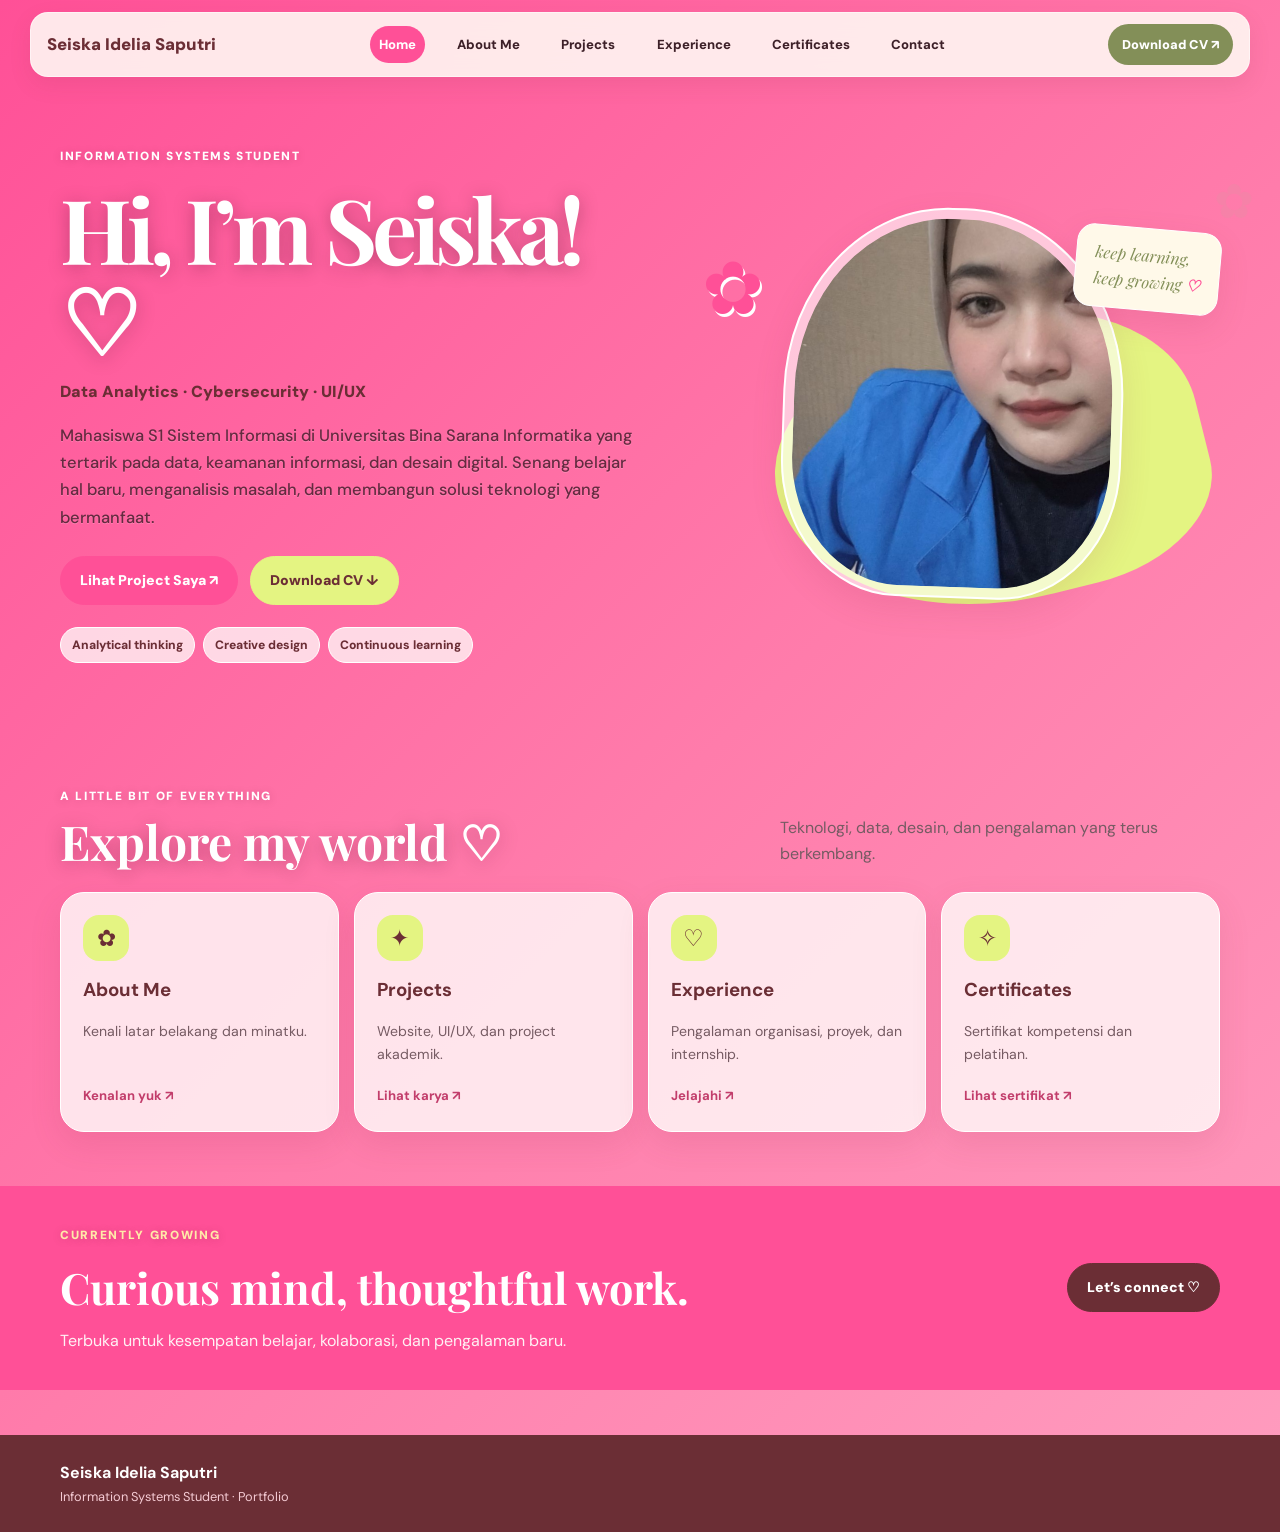
<file: index.html>
<!doctype html>
<html lang="id"><head><meta charset="utf-8"><meta name="viewport" content="width=device-width, initial-scale=1">
<meta name="theme-color" content="#ff5097"><meta name="description" content="Portofolio Seiska Idelia Saputri — Sistem Informasi, data analytics, cybersecurity, dan UI/UX.">
<title>Home | Seiska Idelia Saputri</title><link rel="stylesheet" href="css/style.css">
<link rel="preconnect" href="https://fonts.googleapis.com"><link rel="preconnect" href="https://fonts.gstatic.com" crossorigin><link href="https://fonts.googleapis.com/css2?family=DM+Sans:wght@400;500;600;700;800&family=Playfair+Display:wght@600;700;800&display=swap" rel="stylesheet"></head>
<body><header class="site-header"><a class="brand" href="index.html">Seiska Idelia Saputri</a><button class="menu-toggle" aria-label="Buka menu" aria-expanded="false">☰</button><nav class="nav-links"><a href="index.html">Home</a><a href="about.html">About Me</a><a href="projects.html">Projects</a><a href="experience.html">Experience</a><a href="certificates.html">Certificates</a><a href="contact.html">Contact</a></nav><a class="nav-cv" href="assets/Seiska-Idelia-Saputri-CV.pdf" target="_blank">Download CV ↗</a></header><main>
<section class="hero wrap">
  <div class="hero-copy"><span class="eyebrow">INFORMATION SYSTEMS STUDENT</span><h1>Hi, I’m <em>Seiska!</em> <span class="heart">♡</span></h1>
  <p class="hero-role">Data Analytics · Cybersecurity · UI/UX</p>
  <p class="lead">Mahasiswa S1 Sistem Informasi di Universitas Bina Sarana Informatika yang tertarik pada data, keamanan informasi, dan desain digital. Senang belajar hal baru, menganalisis masalah, dan membangun solusi teknologi yang bermanfaat.</p>
  <div class="actions"><a class="btn primary" href="projects.html">Lihat Project Saya ↗</a><a class="btn lime" href="assets/Seiska-Idelia-Saputri-CV.pdf" target="_blank">Download CV ↓</a></div>
  <div class="hero-tags"><span>Analytical thinking</span><span>Creative design</span><span>Continuous learning</span></div></div>
  <div class="hero-visual"><div class="flower-sticker">✿</div><div class="portrait-frame"><img src="assets/profile-photo-almamater.jpeg" alt="Foto Seiska memakai almamater"></div><div class="note-card">keep learning,<br>keep growing <b>♡</b></div><div class="lime-blob"></div></div>
</section>
<section class="section wrap"><div class="section-heading"><div><span class="eyebrow">A LITTLE BIT OF EVERYTHING</span><h2>Explore my world <span class="heart">♡</span></h2></div><p>Teknologi, data, desain, dan pengalaman yang terus berkembang.</p></div>
<div class="quick-grid"><a class="quick-card" href="about.html"><span class="quick-icon">✿</span><h3>About Me</h3><p>Kenali latar belakang dan minatku.</p><b>Kenalan yuk ↗</b></a><a class="quick-card" href="projects.html"><span class="quick-icon">✦</span><h3>Projects</h3><p>Website, UI/UX, dan project akademik.</p><b>Lihat karya ↗</b></a><a class="quick-card" href="experience.html"><span class="quick-icon">♡</span><h3>Experience</h3><p>Pengalaman organisasi, proyek, dan internship.</p><b>Jelajahi ↗</b></a><a class="quick-card" href="certificates.html"><span class="quick-icon">✧</span><h3>Certificates</h3><p>Sertifikat kompetensi dan pelatihan.</p><b>Lihat sertifikat ↗</b></a></div></section>
<section class="pink-band"><div class="wrap band-inner"><div><span class="eyebrow">CURRENTLY GROWING</span><h2>Curious mind, thoughtful work.</h2><p>Terbuka untuk kesempatan belajar, kolaborasi, dan pengalaman baru.</p></div><a class="btn dark" href="contact.html">Let’s connect ♡</a></div></section>
</main><footer class="site-footer"><div><strong>Seiska Idelia Saputri</strong><span>Information Systems Student · Portfolio</span></div></footer><script src="js/main.js"></script></body></html>
</file>
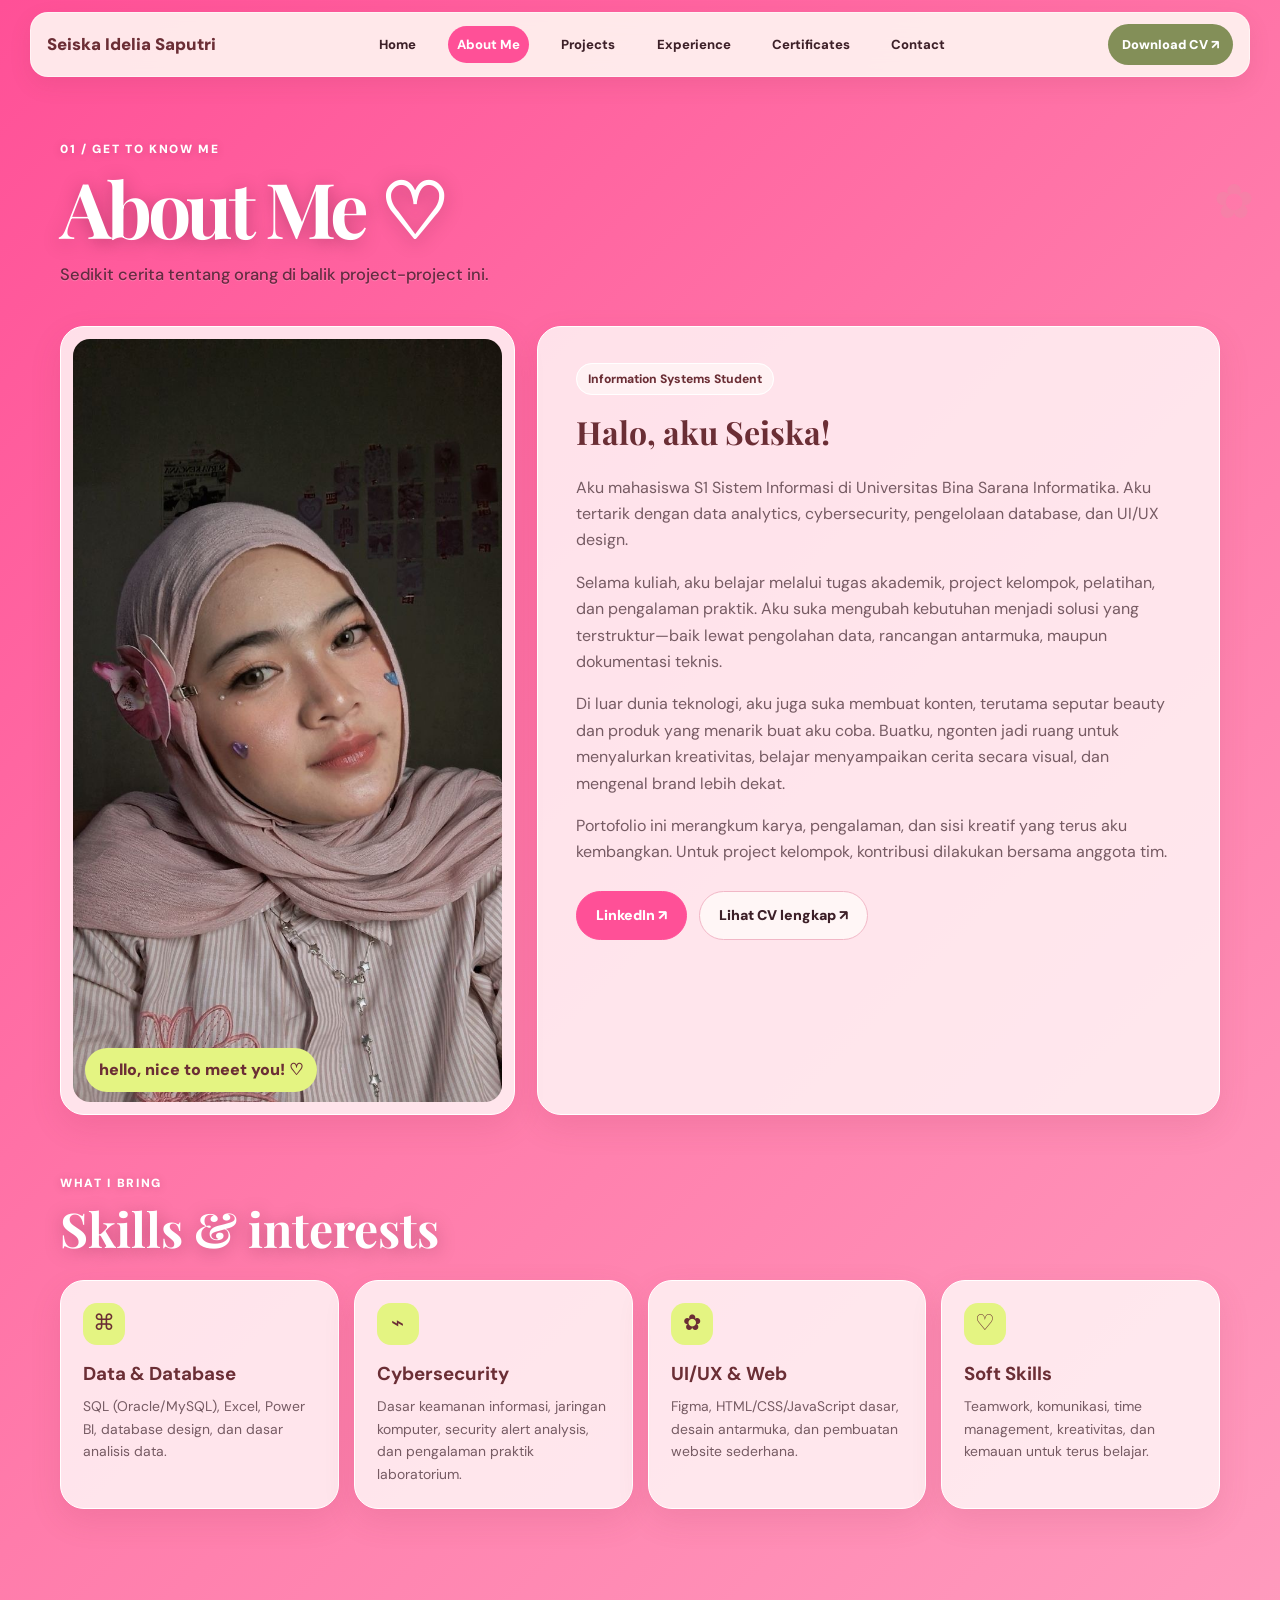
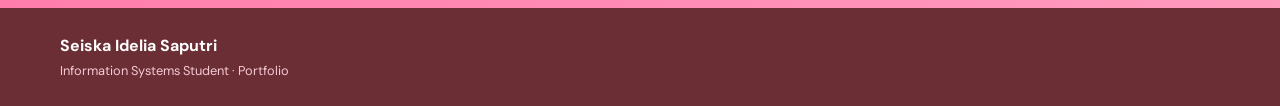
<file: about.html>
<!doctype html>
<html lang="id"><head><meta charset="utf-8"><meta name="viewport" content="width=device-width, initial-scale=1">
<meta name="theme-color" content="#ff5097"><meta name="description" content="Portofolio Seiska Idelia Saputri — Sistem Informasi, data analytics, cybersecurity, dan UI/UX.">
<title>About Me | Seiska Idelia Saputri</title><link rel="stylesheet" href="css/style.css">
<link rel="preconnect" href="https://fonts.googleapis.com"><link rel="preconnect" href="https://fonts.gstatic.com" crossorigin><link href="https://fonts.googleapis.com/css2?family=DM+Sans:wght@400;500;600;700;800&family=Playfair+Display:wght@600;700;800&display=swap" rel="stylesheet"></head>
<body><header class="site-header"><a class="brand" href="index.html">Seiska Idelia Saputri</a><button class="menu-toggle" aria-label="Buka menu" aria-expanded="false">☰</button><nav class="nav-links"><a href="index.html">Home</a><a href="about.html">About Me</a><a href="projects.html">Projects</a><a href="experience.html">Experience</a><a href="certificates.html">Certificates</a><a href="contact.html">Contact</a></nav><a class="nav-cv" href="assets/Seiska-Idelia-Saputri-CV.pdf" target="_blank">Download CV ↗</a></header><main>
<section class="page-hero wrap"><span class="eyebrow">01 / GET TO KNOW ME</span><h1>About <em>Me</em> <span class="heart">♡</span></h1><p class="lead">Sedikit cerita tentang orang di balik project-project ini.</p></section>
<section class="wrap about-layout section-top"><div class="about-image card"><img src="assets/profile-photo.jpg" alt="Foto Seiska Idelia Saputri"><span class="image-caption">hello, nice to meet you! ♡</span></div><article class="card content-card"><span class="pill">Information Systems Student</span><h2>Halo, aku Seiska!</h2><p>Aku mahasiswa S1 Sistem Informasi di Universitas Bina Sarana Informatika. Aku tertarik dengan data analytics, cybersecurity, pengelolaan database, dan UI/UX design.</p><p>Selama kuliah, aku belajar melalui tugas akademik, project kelompok, pelatihan, dan pengalaman praktik. Aku suka mengubah kebutuhan menjadi solusi yang terstruktur—baik lewat pengolahan data, rancangan antarmuka, maupun dokumentasi teknis.</p><p>Di luar dunia teknologi, aku juga suka membuat konten, terutama seputar beauty dan produk yang menarik buat aku coba. Buatku, ngonten jadi ruang untuk menyalurkan kreativitas, belajar menyampaikan cerita secara visual, dan mengenal brand lebih dekat.</p><p>Portofolio ini merangkum karya, pengalaman, dan sisi kreatif yang terus aku kembangkan. Untuk project kelompok, kontribusi dilakukan bersama anggota tim.</p><div class="actions"><a class="btn primary" href="https://www.linkedin.com/in/seiskaidelia" target="_blank" rel="noopener noreferrer">LinkedIn ↗</a><a class="btn" href="assets/Seiska-Idelia-Saputri-CV.pdf" target="_blank">Lihat CV lengkap ↗</a></div></article></section>
<section class="section wrap"><div class="section-heading"><div><span class="eyebrow">WHAT I BRING</span><h2>Skills & interests</h2></div></div><div class="skills-grid"><article class="skill-card"><span>⌘</span><h3>Data & Database</h3><p>SQL (Oracle/MySQL), Excel, Power BI, database design, dan dasar analisis data.</p></article><article class="skill-card"><span>⌁</span><h3>Cybersecurity</h3><p>Dasar keamanan informasi, jaringan komputer, security alert analysis, dan pengalaman praktik laboratorium.</p></article><article class="skill-card"><span>✿</span><h3>UI/UX & Web</h3><p>Figma, HTML/CSS/JavaScript dasar, desain antarmuka, dan pembuatan website sederhana.</p></article><article class="skill-card"><span>♡</span><h3>Soft Skills</h3><p>Teamwork, komunikasi, time management, kreativitas, dan kemauan untuk terus belajar.</p></article></div></section>
</main><footer class="site-footer"><div><strong>Seiska Idelia Saputri</strong><span>Information Systems Student · Portfolio</span></div></footer><script src="js/main.js"></script></body></html>
</file>
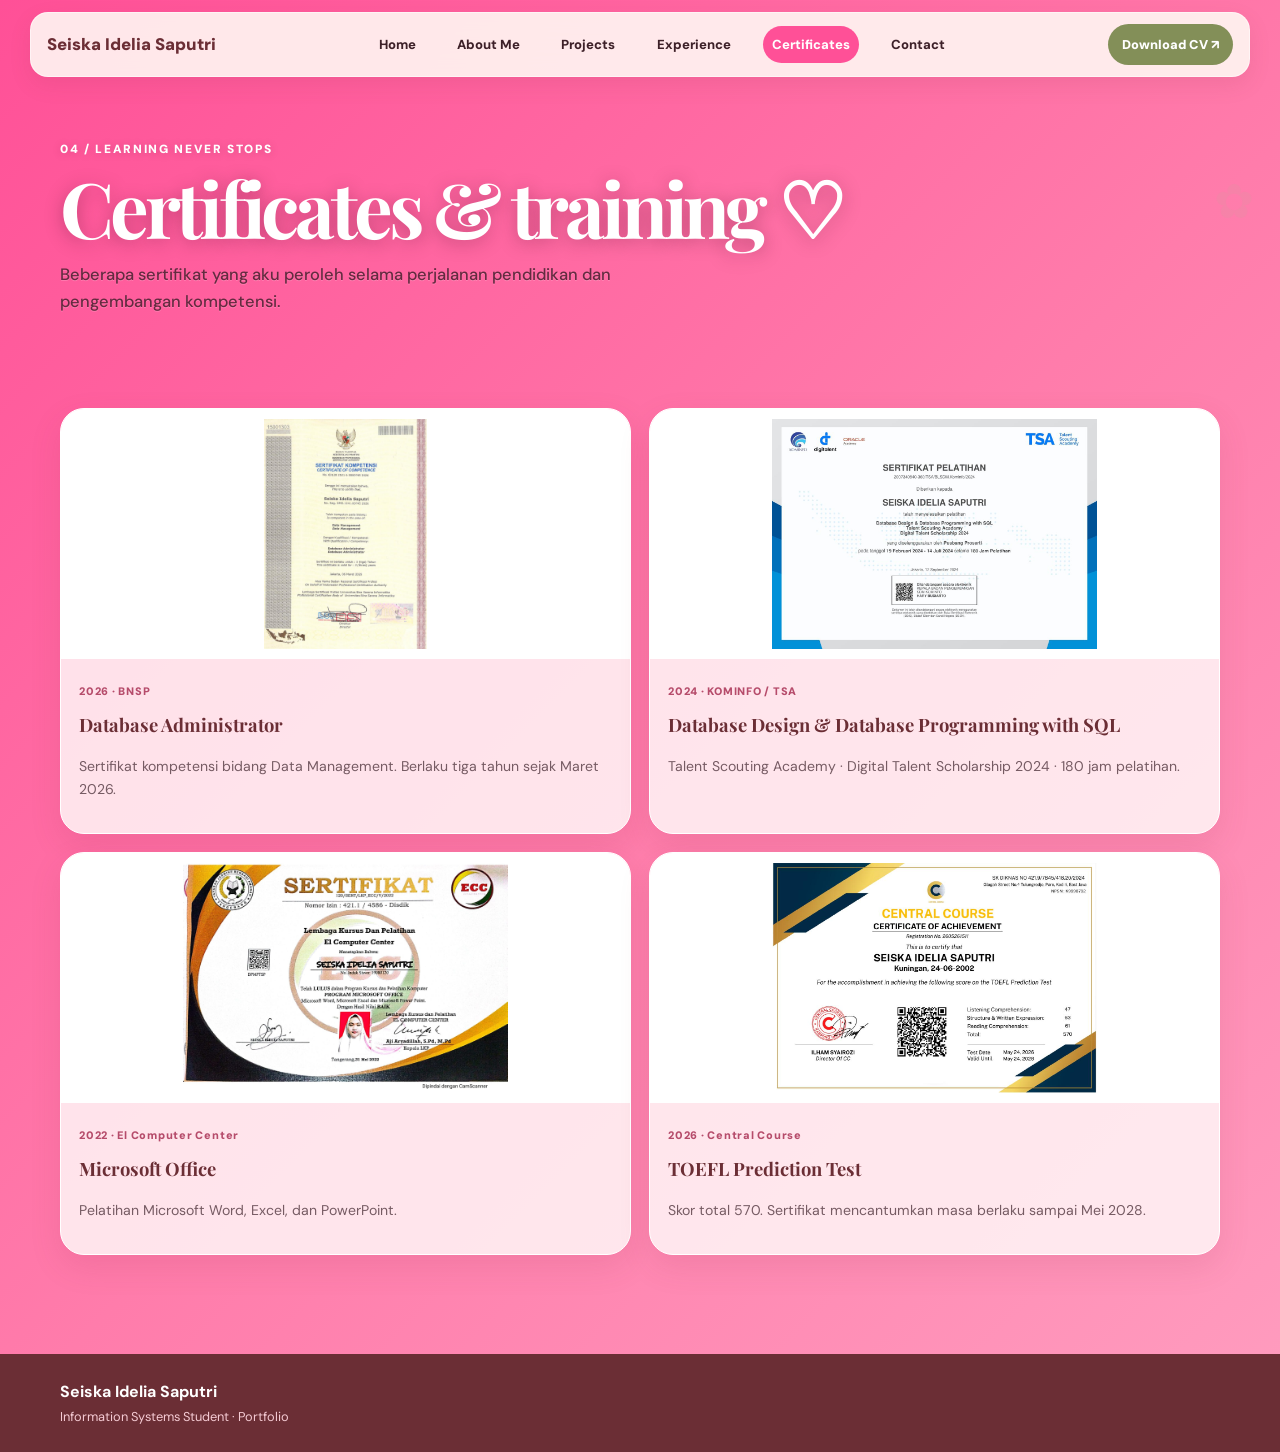
<file: certificates.html>
<!doctype html>
<html lang="id"><head><meta charset="utf-8"><meta name="viewport" content="width=device-width, initial-scale=1">
<meta name="theme-color" content="#ff5097"><meta name="description" content="Portofolio Seiska Idelia Saputri — Sistem Informasi, data analytics, cybersecurity, dan UI/UX.">
<title>Certificates | Seiska Idelia Saputri</title><link rel="stylesheet" href="css/style.css">
<link rel="preconnect" href="https://fonts.googleapis.com"><link rel="preconnect" href="https://fonts.gstatic.com" crossorigin><link href="https://fonts.googleapis.com/css2?family=DM+Sans:wght@400;500;600;700;800&family=Playfair+Display:wght@600;700;800&display=swap" rel="stylesheet"></head>
<body><header class="site-header"><a class="brand" href="index.html">Seiska Idelia Saputri</a><button class="menu-toggle" aria-label="Buka menu" aria-expanded="false">☰</button><nav class="nav-links"><a href="index.html">Home</a><a href="about.html">About Me</a><a href="projects.html">Projects</a><a href="experience.html">Experience</a><a href="certificates.html">Certificates</a><a href="contact.html">Contact</a></nav><a class="nav-cv" href="assets/Seiska-Idelia-Saputri-CV.pdf" target="_blank">Download CV ↗</a></header><main>
<section class="page-hero wrap"><span class="eyebrow">04 / LEARNING NEVER STOPS</span><h1>Certificates <em>& training</em> <span class="heart">♡</span></h1><p class="lead">Beberapa sertifikat yang aku peroleh selama perjalanan pendidikan dan pengembangan kompetensi.</p></section>
<section class="section wrap"><div class="certificate-grid">
<article class="certificate-card"><button class="certificate-image" data-cert="assets/certificates/bnsp-database-administrator.jpg"><img src="assets/certificates/bnsp-database-administrator.jpg" alt="Sertifikat BNSP Database Administrator"></button><div><span class="project-type">2026 · BNSP</span><h2>Database Administrator</h2><p>Sertifikat kompetensi bidang Data Management. Berlaku tiga tahun sejak Maret 2026.</p></div></article>
<article class="certificate-card"><button class="certificate-image" data-cert="assets/certificates/kominfo-sql.jpg"><img src="assets/certificates/kominfo-sql.jpg" alt="Sertifikat Database Design and Database Programming with SQL"></button><div><span class="project-type">2024 · KOMINFO / TSA</span><h2>Database Design & Database Programming with SQL</h2><p>Talent Scouting Academy · Digital Talent Scholarship 2024 · 180 jam pelatihan.</p></div></article>
<article class="certificate-card"><button class="certificate-image" data-cert="assets/certificates/microsoft-office.jpg"><img src="assets/certificates/microsoft-office.jpg" alt="Sertifikat Microsoft Office"></button><div><span class="project-type">2022 · El Computer Center</span><h2>Microsoft Office</h2><p>Pelatihan Microsoft Word, Excel, dan PowerPoint.</p></div></article>
<article class="certificate-card"><button class="certificate-image" data-cert="assets/certificates/toefl.jpg"><img src="assets/certificates/toefl.jpg" alt="Sertifikat TOEFL Prediction Test"></button><div><span class="project-type">2026 · Central Course</span><h2>TOEFL Prediction Test</h2><p>Skor total 570. Sertifikat mencantumkan masa berlaku sampai Mei 2028.</p></div></article>

</div></section>
<div class="modal image-modal" id="certificateModal" aria-hidden="true"><div class="modal-box"><button class="modal-close" aria-label="Tutup">×</button><img id="certificateLarge" alt="Sertifikat diperbesar"><button class="btn primary modal-close">Tutup</button></div></div>
</main><footer class="site-footer"><div><strong>Seiska Idelia Saputri</strong><span>Information Systems Student · Portfolio</span></div></footer><script src="js/main.js"></script></body></html>
</file>
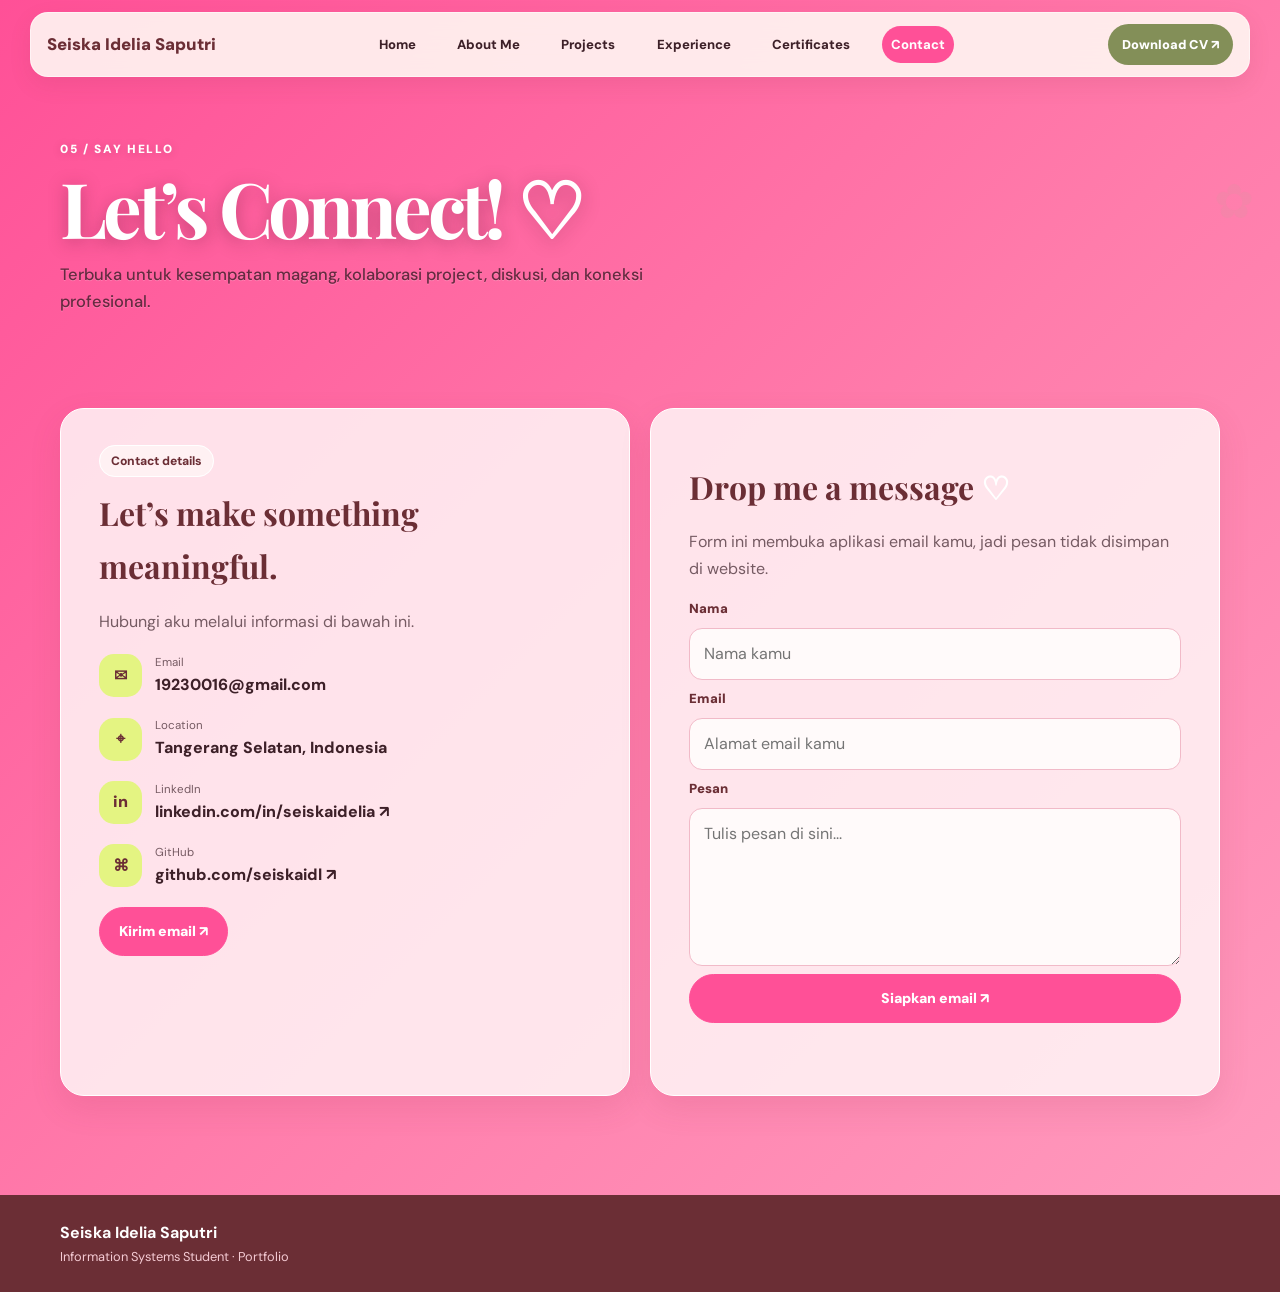
<file: contact.html>
<!doctype html>
<html lang="id"><head><meta charset="utf-8"><meta name="viewport" content="width=device-width, initial-scale=1">
<meta name="theme-color" content="#ff5097"><meta name="description" content="Portofolio Seiska Idelia Saputri — Sistem Informasi, data analytics, cybersecurity, dan UI/UX.">
<title>Contact | Seiska Idelia Saputri</title><link rel="stylesheet" href="css/style.css">
<link rel="preconnect" href="https://fonts.googleapis.com"><link rel="preconnect" href="https://fonts.gstatic.com" crossorigin><link href="https://fonts.googleapis.com/css2?family=DM+Sans:wght@400;500;600;700;800&family=Playfair+Display:wght@600;700;800&display=swap" rel="stylesheet"></head>
<body><header class="site-header"><a class="brand" href="index.html">Seiska Idelia Saputri</a><button class="menu-toggle" aria-label="Buka menu" aria-expanded="false">☰</button><nav class="nav-links"><a href="index.html">Home</a><a href="about.html">About Me</a><a href="projects.html">Projects</a><a href="experience.html">Experience</a><a href="certificates.html">Certificates</a><a href="contact.html">Contact</a></nav><a class="nav-cv" href="assets/Seiska-Idelia-Saputri-CV.pdf" target="_blank">Download CV ↗</a></header><main>
<section class="page-hero wrap"><span class="eyebrow">05 / SAY HELLO</span><h1>Let’s <em>Connect!</em> <span class="heart">♡</span></h1><p class="lead">Terbuka untuk kesempatan magang, kolaborasi project, diskusi, dan koneksi profesional.</p></section>
<section class="section wrap contact-layout"><article class="card contact-card"><span class="pill">Contact details</span><h2>Let’s make something meaningful.</h2><p>Hubungi aku melalui informasi di bawah ini.</p><div class="contact-line"><span>✉</span><div><small>Email</small><a href="mailto:19230016@gmail.com">19230016@gmail.com</a></div></div><div class="contact-line"><span>⌖</span><div><small>Location</small><strong>Tangerang Selatan, Indonesia</strong></div></div><div class="contact-line"><span>in</span><div><small>LinkedIn</small><a href="https://www.linkedin.com/in/seiskaidelia" target="_blank" rel="noopener noreferrer">linkedin.com/in/seiskaidelia ↗</a></div></div><div class="contact-line"><span>⌘</span><div><small>GitHub</small><a href="https://github.com/seiskaidl" target="_blank" rel="noopener noreferrer">github.com/seiskaidl ↗</a></div></div><a class="btn primary" href="mailto:19230016@gmail.com?subject=Portfolio%20Contact">Kirim email ↗</a></article>
<article class="card contact-form-card"><h2>Drop me a message <span class="heart">♡</span></h2><p>Form ini membuka aplikasi email kamu, jadi pesan tidak disimpan di website.</p><form id="contactForm"><label for="name">Nama</label><input id="name" name="name" required placeholder="Nama kamu"><label for="email">Email</label><input id="email" name="email" type="email" required placeholder="Alamat email kamu"><label for="message">Pesan</label><textarea id="message" name="message" rows="5" required placeholder="Tulis pesan di sini..."></textarea><button class="btn primary" type="submit">Siapkan email ↗</button><p class="form-note" id="formNote" aria-live="polite"></p></form></article></section>
</main><footer class="site-footer"><div><strong>Seiska Idelia Saputri</strong><span>Information Systems Student · Portfolio</span></div></footer><script src="js/main.js"></script></body></html>
</file>
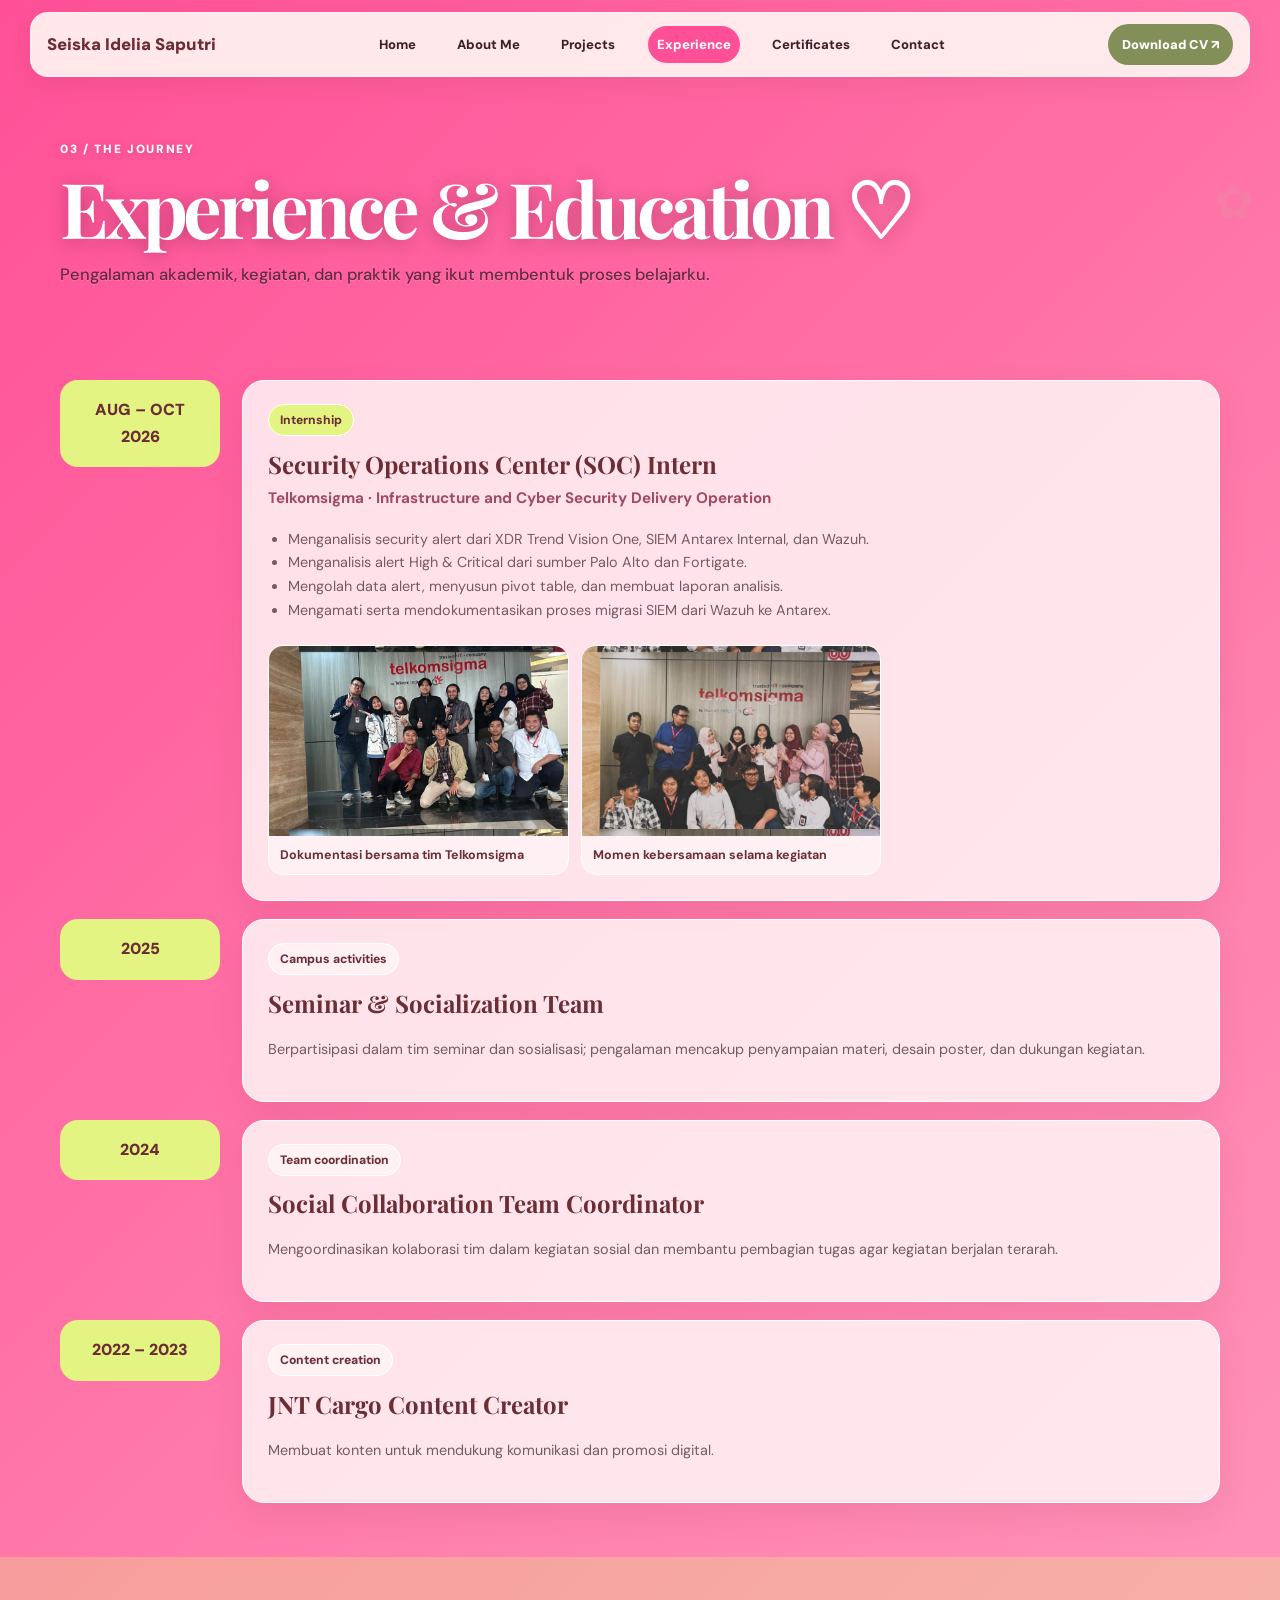
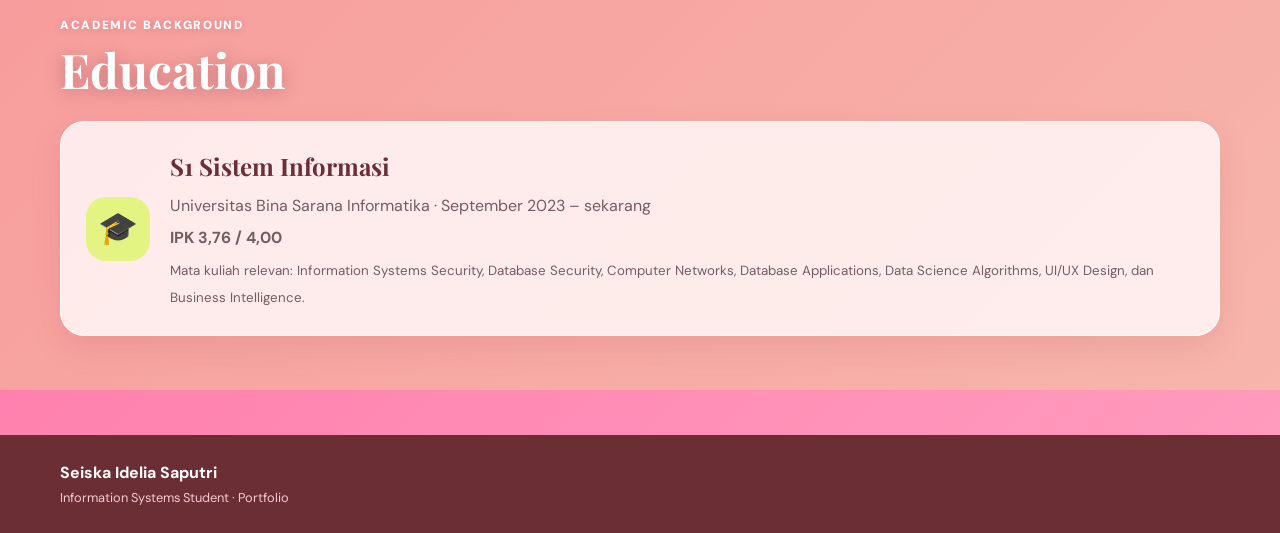
<file: experience.html>
<!doctype html>
<html lang="id"><head><meta charset="utf-8"><meta name="viewport" content="width=device-width, initial-scale=1">
<meta name="theme-color" content="#ff5097"><meta name="description" content="Portofolio Seiska Idelia Saputri — Sistem Informasi, data analytics, cybersecurity, dan UI/UX.">
<title>Experience | Seiska Idelia Saputri</title><link rel="stylesheet" href="css/style.css">
<link rel="preconnect" href="https://fonts.googleapis.com"><link rel="preconnect" href="https://fonts.gstatic.com" crossorigin><link href="https://fonts.googleapis.com/css2?family=DM+Sans:wght@400;500;600;700;800&family=Playfair+Display:wght@600;700;800&display=swap" rel="stylesheet"></head>
<body><header class="site-header"><a class="brand" href="index.html">Seiska Idelia Saputri</a><button class="menu-toggle" aria-label="Buka menu" aria-expanded="false">☰</button><nav class="nav-links"><a href="index.html">Home</a><a href="about.html">About Me</a><a href="projects.html">Projects</a><a href="experience.html">Experience</a><a href="certificates.html">Certificates</a><a href="contact.html">Contact</a></nav><a class="nav-cv" href="assets/Seiska-Idelia-Saputri-CV.pdf" target="_blank">Download CV ↗</a></header><main>
<section class="page-hero wrap"><span class="eyebrow">03 / THE JOURNEY</span><h1>Experience & <em>Education</em> <span class="heart">♡</span></h1><p class="lead">Pengalaman akademik, kegiatan, dan praktik yang ikut membentuk proses belajarku.</p></section>
<section class="section wrap"><div class="timeline">
<article class="timeline-item"><div class="timeline-date">AUG – OCT 2026</div><div class="timeline-content"><span class="pill lime-pill">Internship</span><h2>Security Operations Center (SOC) Intern</h2><h3>Telkomsigma · Infrastructure and Cyber Security Delivery Operation</h3><ul><li>Menganalisis security alert dari XDR Trend Vision One, SIEM Antarex Internal, dan Wazuh.</li><li>Menganalisis alert High & Critical dari sumber Palo Alto dan Fortigate.</li><li>Mengolah data alert, menyusun pivot table, dan membuat laporan analisis.</li><li>Mengamati serta mendokumentasikan proses migrasi SIEM dari Wazuh ke Antarex.</li></ul>
<div class="experience-gallery"><figure><img src="assets/experience/telkomsigma-team-1.jpeg" alt="Foto bersama tim Telkomsigma"><figcaption>Dokumentasi bersama tim Telkomsigma</figcaption></figure><figure><img src="assets/experience/telkomsigma-team-2.jpeg" alt="Foto kegiatan bersama tim"><figcaption>Momen kebersamaan selama kegiatan</figcaption></figure></div>
</div></article>
<article class="timeline-item"><div class="timeline-date">2025</div><div class="timeline-content"><span class="pill">Campus activities</span><h2>Seminar & Socialization Team</h2><p>Berpartisipasi dalam tim seminar dan sosialisasi; pengalaman mencakup penyampaian materi, desain poster, dan dukungan kegiatan.</p></div></article>
<article class="timeline-item"><div class="timeline-date">2024</div><div class="timeline-content"><span class="pill">Team coordination</span><h2>Social Collaboration Team Coordinator</h2><p>Mengoordinasikan kolaborasi tim dalam kegiatan sosial dan membantu pembagian tugas agar kegiatan berjalan terarah.</p></div></article>
<article class="timeline-item"><div class="timeline-date">2022 – 2023</div><div class="timeline-content"><span class="pill">Content creation</span><h2>JNT Cargo Content Creator</h2><p>Membuat konten untuk mendukung komunikasi dan promosi digital.</p></div></article>
</div></section>
<section class="section alt-section"><div class="wrap"><div class="section-heading"><div><span class="eyebrow">ACADEMIC BACKGROUND</span><h2>Education</h2></div></div><article class="education-card"><div class="education-badge">🎓</div><div><h2>S1 Sistem Informasi</h2><p>Universitas Bina Sarana Informatika · September 2023 – sekarang</p><p><strong>IPK 3,76 / 4,00</strong></p><small>Mata kuliah relevan: Information Systems Security, Database Security, Computer Networks, Database Applications, Data Science Algorithms, UI/UX Design, dan Business Intelligence.</small></div></article></div></section>
</main><footer class="site-footer"><div><strong>Seiska Idelia Saputri</strong><span>Information Systems Student · Portfolio</span></div></footer><script src="js/main.js"></script></body></html>
</file>
<file: css/style.css>
:root{--pink:#FF5097;--pink2:#FF9DBF;--hot:#FF5097;--lime:#E4F482;--matcha:#838F58;--berry:#6B2E35;--paper:#FFF7F8;--ink:#3d2028;--muted:#765b63;--line:#f1b7c6;--shadow:0 12px 32px rgba(145,48,78,.12);--radius:24px}
*{box-sizing:border-box}html{scroll-behavior:smooth;scroll-padding-top:100px}body{margin:0;color:var(--ink);background:linear-gradient(135deg,#FF5097 0%,#ff7cab 52%,#ff9dbf 100%);font-family:'DM Sans',sans-serif;line-height:1.65;overflow-x:hidden}body:before{content:"✿";position:fixed;right:2%;top:18%;font-size:3rem;color:#e88ca466;pointer-events:none;z-index:-1}a{color:inherit;text-decoration:none}img{max-width:100%;display:block}button,input,textarea{font:inherit}button{cursor:pointer}.wrap{width:min(1160px,calc(100% - 38px));margin-inline:auto}.site-header{position:sticky;top:0;z-index:50;width:min(1220px,calc(100% - 28px));margin:12px auto 0;padding:11px 16px;display:flex;align-items:center;justify-content:space-between;gap:16px;border:1px solid #fff8;border-radius:18px;background:#fff7f2e8;backdrop-filter:blur(18px);box-shadow:0 8px 22px #8a34401c}.brand{font-weight:900;font-size:1.05rem;color:var(--berry);white-space:nowrap}.brand span{color:var(--hot);margin-left:4px}.nav-links{display:flex;align-items:center;gap:clamp(9px,1.8vw,24px);font-size:.82rem;font-weight:800}.nav-links a{padding:8px 9px;border-radius:999px}.nav-links a:hover,.nav-links a.active{background:var(--hot);color:white}.nav-cv{background:var(--matcha);color:white;border-radius:999px;padding:10px 14px;font-size:.8rem;font-weight:900;white-space:nowrap}.menu-toggle{display:none;border:0;background:var(--lime);border-radius:12px;padding:9px 12px;color:var(--berry)}
.hero{display:grid;grid-template-columns:1.05fr .95fr;align-items:center;gap:35px;padding-top:65px;padding-bottom:65px;min-height:570px}.eyebrow{display:inline-block;font-size:.74rem;font-weight:900;letter-spacing:.14em;color:#fff;text-transform:uppercase;text-shadow:0 1px 8px rgba(91,24,48,.22)}.hero h1,.page-hero h1{font-family:'Playfair Display',serif;font-size:clamp(3.1rem,7vw,5.8rem);line-height:1.02;letter-spacing:-.055em;margin:13px 0 15px;color:#fff;text-shadow:0 3px 18px rgba(94,28,51,.15)}.hero h1 em,.page-hero h1 em{font-style:normal;color:var(--lime)}.heart{color:#fff}.hero-role{font-weight:900;color:var(--berry);margin:0 0 14px}.lead{font-size:1.03rem;color:#5a2638;max-width:650px;font-weight:500}.actions{display:flex;gap:12px;flex-wrap:wrap;margin-top:25px}.btn{display:inline-flex;align-items:center;justify-content:center;gap:8px;padding:12px 19px;border-radius:999px;font-weight:900;font-size:.88rem;border:1px solid var(--line);background:#fff6f6;transition:transform .2s,box-shadow .2s}.btn:hover{transform:translateY(-2px);box-shadow:var(--shadow)}.btn.primary{background:var(--hot);border-color:var(--hot);color:white}.btn.lime{background:var(--lime);border-color:var(--lime);color:var(--berry)}.btn.dark{background:var(--berry);color:white;border-color:var(--berry)}.hero-tags{display:flex;gap:8px;flex-wrap:wrap;margin-top:22px}.hero-tags span,.pill{font-size:.76rem;font-weight:800;padding:7px 11px;border:1px solid #fff;border-radius:999px;background:#fff7f6c9;color:var(--berry)}.hero-visual{position:relative;min-height:420px;display:grid;place-items:center}.portrait-frame{position:relative;width:min(340px,80%);height:390px;padding:9px;background:#fff9;border:2px solid #fff;border-radius:48% 48% 35% 35%;box-shadow:var(--shadow);z-index:2;overflow:hidden;transform:rotate(2deg)}.portrait-frame img{width:100%;height:100%;object-fit:cover;object-position:center 30%;border-radius:inherit}.lime-blob{position:absolute;right:3%;bottom:2%;width:80%;height:68%;background:var(--lime);border-radius:48% 52% 36% 64%;transform:rotate(-14deg)}.note-card{position:absolute;right:0;top:35px;z-index:3;padding:14px 18px;background:#fff9e9;border:1px solid white;border-radius:18px;color:var(--matcha);font-family:'Playfair Display',serif;font-style:italic;box-shadow:var(--shadow);transform:rotate(5deg)}.note-card b{color:var(--hot)}.flower-sticker{position:absolute;left:3%;top:36px;color:var(--hot);font-size:4.6rem;z-index:3;text-shadow:2px 3px #fff}.section{padding:54px 0}.section-top{padding-top:0}.section-heading{display:flex;align-items:end;justify-content:space-between;gap:20px;margin-bottom:25px}.section-heading h2,.page-hero h1{margin-top:6px}.section-heading h2{font-family:'Playfair Display',serif;font-size:clamp(2rem,4vw,3rem);line-height:1.1;color:#fff;text-shadow:0 2px 12px rgba(94,28,51,.15);margin-bottom:0}.section-heading p{max-width:440px;color:var(--muted);margin:0}.quick-grid{display:grid;grid-template-columns:repeat(4,1fr);gap:15px}.quick-card,.card,.skill-card,.project-card,.certificate-card,.education-card{background:#fff7f7d9;border:1px solid #fff;border-radius:var(--radius);box-shadow:var(--shadow)}.quick-card{padding:22px;transition:transform .2s}.quick-card:hover{transform:translateY(-5px)}.quick-icon{display:grid;place-items:center;width:46px;height:46px;border-radius:16px;background:var(--lime);color:var(--berry);font-size:1.45rem}.quick-card h3{margin:14px 0 4px;color:var(--berry)}.quick-card p{color:var(--muted);font-size:.88rem;min-height:48px}.quick-card b{font-size:.82rem;color:#c23d6b}.pink-band{background:var(--hot);color:white;padding:35px 0}.band-inner{display:flex;align-items:center;justify-content:space-between;gap:20px}.band-inner h2{font-family:'Playfair Display',serif;font-size:clamp(1.7rem,4vw,2.7rem);margin:5px 0}.band-inner p{margin:0;color:#fff2f5}.band-inner .eyebrow{color:#ffe9a8}.page-hero{padding-top:58px;padding-bottom:22px}.page-hero h1{font-size:clamp(2.8rem,6vw,4.8rem)}.page-hero .lead{margin-top:8px}.about-layout{display:grid;grid-template-columns:.8fr 1.2fr;gap:22px;align-items:stretch}.about-image{padding:12px;position:relative;min-height:420px}.about-image img{height:100%;width:100%;min-height:390px;object-fit:cover;object-position:center 25%;border-radius:17px}.image-caption{position:absolute;bottom:22px;left:24px;background:var(--lime);color:var(--berry);padding:9px 14px;border-radius:999px;font-weight:900}.content-card{padding:clamp(22px,4vw,38px)}.content-card h2,.contact-card h2,.contact-form-card h2{font-family:'Playfair Display',serif;color:var(--berry);font-size:2rem;margin:14px 0}.content-card p,.contact-card p,.contact-form-card p{color:var(--muted)}.skills-grid{display:grid;grid-template-columns:repeat(4,1fr);gap:15px}.skill-card{padding:22px}.skill-card>span{display:grid;place-items:center;width:42px;height:42px;background:var(--lime);border-radius:14px;color:var(--berry);font-size:1.35rem}.skill-card h3{margin:14px 0 5px;color:var(--berry)}.skill-card p{font-size:.87rem;color:var(--muted);margin:0}.filter-row{display:flex;gap:8px;flex-wrap:wrap;margin-bottom:24px}.filter-btn{border:1px solid white;background:#fff7f6;color:var(--berry);padding:9px 15px;border-radius:999px;font-weight:900;font-size:.8rem}.filter-btn.active,.filter-btn:hover{background:var(--hot);color:white}.project-grid{display:grid;grid-template-columns:repeat(3,1fr);gap:18px;align-items:stretch}.project-card{overflow:hidden;transition:transform .2s;display:flex;flex-direction:column}.project-card:hover{transform:translateY(-5px)}.project-card>img,.project-art{width:100%;height:190px;object-fit:cover;background:#f5c5d2}.project-info{padding:20px;display:flex;flex-direction:column;flex:1}.project-type{font-size:.68rem;letter-spacing:.07em;color:#b64c6b;font-weight:900}.project-info h2{font-size:1.2rem;margin:7px 0;color:var(--berry)}.project-info p{font-size:.88rem;color:var(--muted);margin:0 0 14px;flex:1}.text-button{align-self:flex-start;border:0;background:transparent;color:#c23d6b;font-weight:900;padding:0}.text-button:hover{text-decoration:underline}.project-card-actions{display:flex;align-items:center;gap:16px;flex-wrap:wrap;margin-top:auto}.project-link{display:inline-flex;align-items:center;justify-content:center;padding:7px 12px;border:1px solid #e8a5b8;border-radius:999px;color:var(--berry);font-size:.78rem;font-weight:900;background:#fff8f8;text-decoration:none;transition:background .2s,color .2s,transform .2s}.project-link:hover{background:var(--berry);color:#fff;transform:translateY(-1px)}.selbi-art{display:flex;flex-direction:column;align-items:center;justify-content:center;background:linear-gradient(135deg,#F9D1D9,#f5a7bc 65%,#E4F482);color:var(--berry)}.selbi-art span{font-size:.75rem;letter-spacing:.3em}.selbi-art strong{font-family:'Playfair Display',serif;font-size:2.5rem}.selbi-art small{font-weight:800}.project-card.hidden{display:none}.modal{position:fixed;inset:0;display:none;align-items:center;justify-content:center;padding:20px;background:#38151ec9;z-index:100}.modal.open{display:flex}.modal-box{position:relative;width:min(900px,100%);max-height:90vh;overflow:auto;padding:30px;background:#fff5f7;border-radius:24px;box-shadow:0 25px 80px #0003}.modal-box h2{font-family:'Playfair Display',serif;color:var(--berry)}.modal-note{font-size:.8rem;color:var(--muted);background:#fce4e9;padding:12px;border-radius:12px}.modal-close{border:0;background:var(--lime);color:var(--berry);font-weight:900;border-radius:99px;padding:9px 14px;cursor:pointer}.modal-box>.modal-close:first-child{position:sticky;top:0;float:right;font-size:1.2rem}.image-modal .modal-box img{max-height:72vh;width:auto;max-width:100%;margin:10px auto 20px;border-radius:10px}.timeline{display:grid;gap:18px}.timeline-item{display:grid;grid-template-columns:160px 1fr;gap:22px;align-items:start}.timeline-date{background:var(--lime);color:var(--berry);font-weight:900;padding:17px;border-radius:18px;text-align:center}.timeline-content{padding:25px;background:#fff7f7d9;border:1px solid white;border-radius:22px;box-shadow:var(--shadow)}.timeline-content h2{font-family:'Playfair Display',serif;color:var(--berry);margin:12px 0 2px}.timeline-content h3{font-size:.95rem;color:#a14b63;margin:0 0 12px}.timeline-content p,.timeline-content li{color:var(--muted);font-size:.9rem}.timeline-content ul{padding-left:20px;margin-bottom:0}.lime-pill{background:var(--lime)}.alt-section{background:#e4f4824d}.education-card{padding:25px;display:flex;gap:20px;align-items:center}.education-badge{width:64px;height:64px;display:grid;place-items:center;background:var(--lime);border-radius:20px;font-size:2rem;flex-shrink:0}.education-card h2{font-family:'Playfair Display',serif;margin:0;color:var(--berry)}.education-card p{margin:6px 0;color:var(--muted)}.education-card small{color:var(--muted)}.certificate-grid{display:grid;grid-template-columns:repeat(2,minmax(0,1fr));gap:18px}.certificate-card{overflow:hidden}.certificate-image{border:0;background:#fff;width:100%;height:250px;padding:10px;cursor:zoom-in}.certificate-image img{width:100%;height:100%;object-fit:contain}.certificate-card>div{padding:18px}.certificate-card h2{font-family:'Playfair Display',serif;color:var(--berry);font-size:1.15rem;margin:7px 0}.certificate-card p{color:var(--muted);font-size:.88rem}.contact-layout{display:grid;grid-template-columns:1fr 1fr;gap:20px}.contact-card,.contact-form-card{padding:clamp(22px,4vw,38px)}.contact-line{display:flex;gap:13px;align-items:center;margin:18px 0}.contact-line>span{width:43px;height:43px;display:grid;place-items:center;border-radius:15px;background:var(--lime);font-weight:900;color:var(--berry)}.contact-line small{display:block;color:var(--muted);font-size:.72rem}.contact-line a,.contact-line strong{font-weight:800;overflow-wrap:anywhere}.contact-form-card form{display:grid;gap:8px}.contact-form-card label{font-size:.82rem;font-weight:900;color:var(--berry)}.contact-form-card input,.contact-form-card textarea{width:100%;border:1px solid #f1bac8;background:#fffafa;border-radius:13px;padding:12px 14px;color:var(--ink);outline:none}.contact-form-card input:focus,.contact-form-card textarea:focus{border-color:var(--hot);box-shadow:0 0 0 3px #ff50971c}.form-note{font-size:.8rem!important}.site-footer{margin-top:45px;padding:25px max(20px,calc((100% - 1160px)/2));background:var(--berry);color:white;display:flex;align-items:center;justify-content:space-between;gap:20px;flex-wrap:wrap}.site-footer strong,.site-footer span{display:block}.site-footer span,.site-footer p{font-size:.8rem;color:#f5cbd4}.site-footer p{margin:0}
@media(max-width:950px){.nav-links{gap:4px}.nav-links a{padding:7px 6px;font-size:.76rem}.hero{gap:10px}.quick-grid,.skills-grid{grid-template-columns:repeat(2,1fr)}.project-grid,.certificate-grid{grid-template-columns:repeat(2,1fr)}}
@media(max-width:700px){.site-header{flex-wrap:wrap}.menu-toggle{display:block;margin-left:auto}.nav-cv{font-size:.72rem;padding:9px 11px}.nav-links{display:none;order:4;width:100%;flex-direction:column;align-items:stretch;padding:8px 0}.nav-links.open{display:flex}.nav-links a{padding:10px 12px}.hero{grid-template-columns:1fr;padding-top:38px;gap:5px}.hero-copy{order:1}.hero-visual{order:0;min-height:300px}.portrait-frame{height:290px;width:235px}.lime-blob{height:70%;width:75%;right:9%}.note-card{right:3%;top:20px;font-size:.8rem}.flower-sticker{font-size:3.3rem;left:5%}.hero h1{font-size:3.5rem}.section{padding:38px 0}.section-heading{align-items:start;flex-direction:column}.quick-grid,.skills-grid,.project-grid,.certificate-grid,.about-layout,.contact-layout{grid-template-columns:1fr}.about-image{min-height:320px}.about-image img{min-height:300px;max-height:420px}.timeline-item{grid-template-columns:1fr;gap:10px}.timeline-date{text-align:left;padding:10px 14px}.band-inner{align-items:start;flex-direction:column}.project-card>img,.project-art{height:210px}.certificate-image{height:240px}.site-footer{align-items:start;flex-direction:column}.page-hero{padding-top:38px}.education-card{align-items:start}.hero-tags{gap:6px}}
@media(prefers-reduced-motion:reduce){html{scroll-behavior:auto}*,*:before,*:after{transition:none!important}}

/* Final polish: vivid Pink Lemonade background and roomy project detail panel */
.project-modal-box{width:min(900px,100%);padding:clamp(24px,5vw,48px);border-radius:28px}.project-modal-box h2{font-size:clamp(2rem,4vw,3rem);margin:12px 0}.project-modal-box>p{font-size:1rem;max-width:760px}.certificate-image{cursor:zoom-in}

/* Content-creator showcase */
.creator-intro{max-width:720px;color:#59283a;font-weight:500;margin-top:-8px;margin-bottom:24px}
.creator-grid{display:grid;grid-template-columns:repeat(2,minmax(0,1fr));gap:20px}
.creator-card{overflow:hidden;background:#fff7f7e8;border:1px solid #fff;border-radius:var(--radius);box-shadow:var(--shadow)}
.creator-card img{width:100%;height:420px;object-fit:cover;object-position:center 35%}
.creator-card .creator-caption{padding:20px 22px 23px}
.creator-caption .project-type{color:#b33d68}
.creator-caption h3{color:var(--berry);font-family:'Playfair Display',serif;font-size:1.5rem;margin:7px 0}
.creator-caption p{color:var(--muted);margin:0}
.social-link{display:inline-flex;align-items:center;gap:8px;margin-top:18px}
@media(max-width:700px){.creator-grid{grid-template-columns:1fr}.creator-card img{height:360px}}

.modal-project-image-wrap{width:100%;max-height:480px;overflow:hidden;border:1px solid #f4c4d1;border-radius:18px;background:#fff;margin:18px 0 22px}
.modal-project-image-wrap img{width:100%;max-height:480px;object-fit:contain;object-position:center;background:#fff}
.project-card>img{width:100%;height:235px;object-fit:cover;object-position:center}

/* Additional personal content and experience photo galleries */
.experience-gallery{display:grid;grid-template-columns:repeat(3,minmax(0,1fr));gap:12px;margin-top:22px}
.experience-gallery figure{margin:0;overflow:hidden;border-radius:15px;background:#fff0f4;border:1px solid #fff}
.experience-gallery img{display:block;width:100%;height:190px;object-fit:cover}
.experience-gallery figcaption{padding:9px 11px;color:#6b2e35;font-size:.78rem;font-weight:700}
.creator-grid{grid-template-columns:repeat(2,minmax(0,1fr))}
.creator-card img{object-fit:contain;background:#fff0f4}
@media(max-width:700px){.experience-gallery{grid-template-columns:1fr 1fr}.experience-gallery img{height:150px}}

/* Final contrast refinements */
.hero h1,.page-hero h1,.section-heading h2{color:#fff !important;text-shadow:0 3px 18px rgba(82,20,44,.34)}
.hero h1 em,.page-hero h1 em{color:#fff !important;text-shadow:0 3px 18px rgba(82,20,44,.34)}
.hero .lead,.page-hero .lead{color:#642b40;text-shadow:0 1px 0 rgba(255,255,255,.18)}
.creator-card img{object-fit:cover;object-position:center}
.project-feature-grid{display:grid;grid-template-columns:repeat(3,minmax(0,1fr));gap:12px;margin:22px 0}
.project-feature{border:1px solid #f0d4dd;border-radius:14px;background:#fff;padding:14px;color:#4f3340;font-weight:700}
.project-detail-section{margin:22px 0}
.project-detail-section h3{font-size:1.1rem;color:#273247;margin:0 0 12px}
.tool-chips{display:flex;flex-wrap:wrap;gap:9px}
.tool-chips span{background:#e0ecff;color:#ff3287;border-radius:999px;padding:9px 14px;font-weight:800;font-size:.82rem}
.project-card>img.payroll-cover{width:100%;height:235px;object-fit:contain;object-position:center;background:#fff6f8}
@media(max-width:700px){.project-feature-grid{grid-template-columns:1fr}.payroll-cover{height:200px}}
</file>
